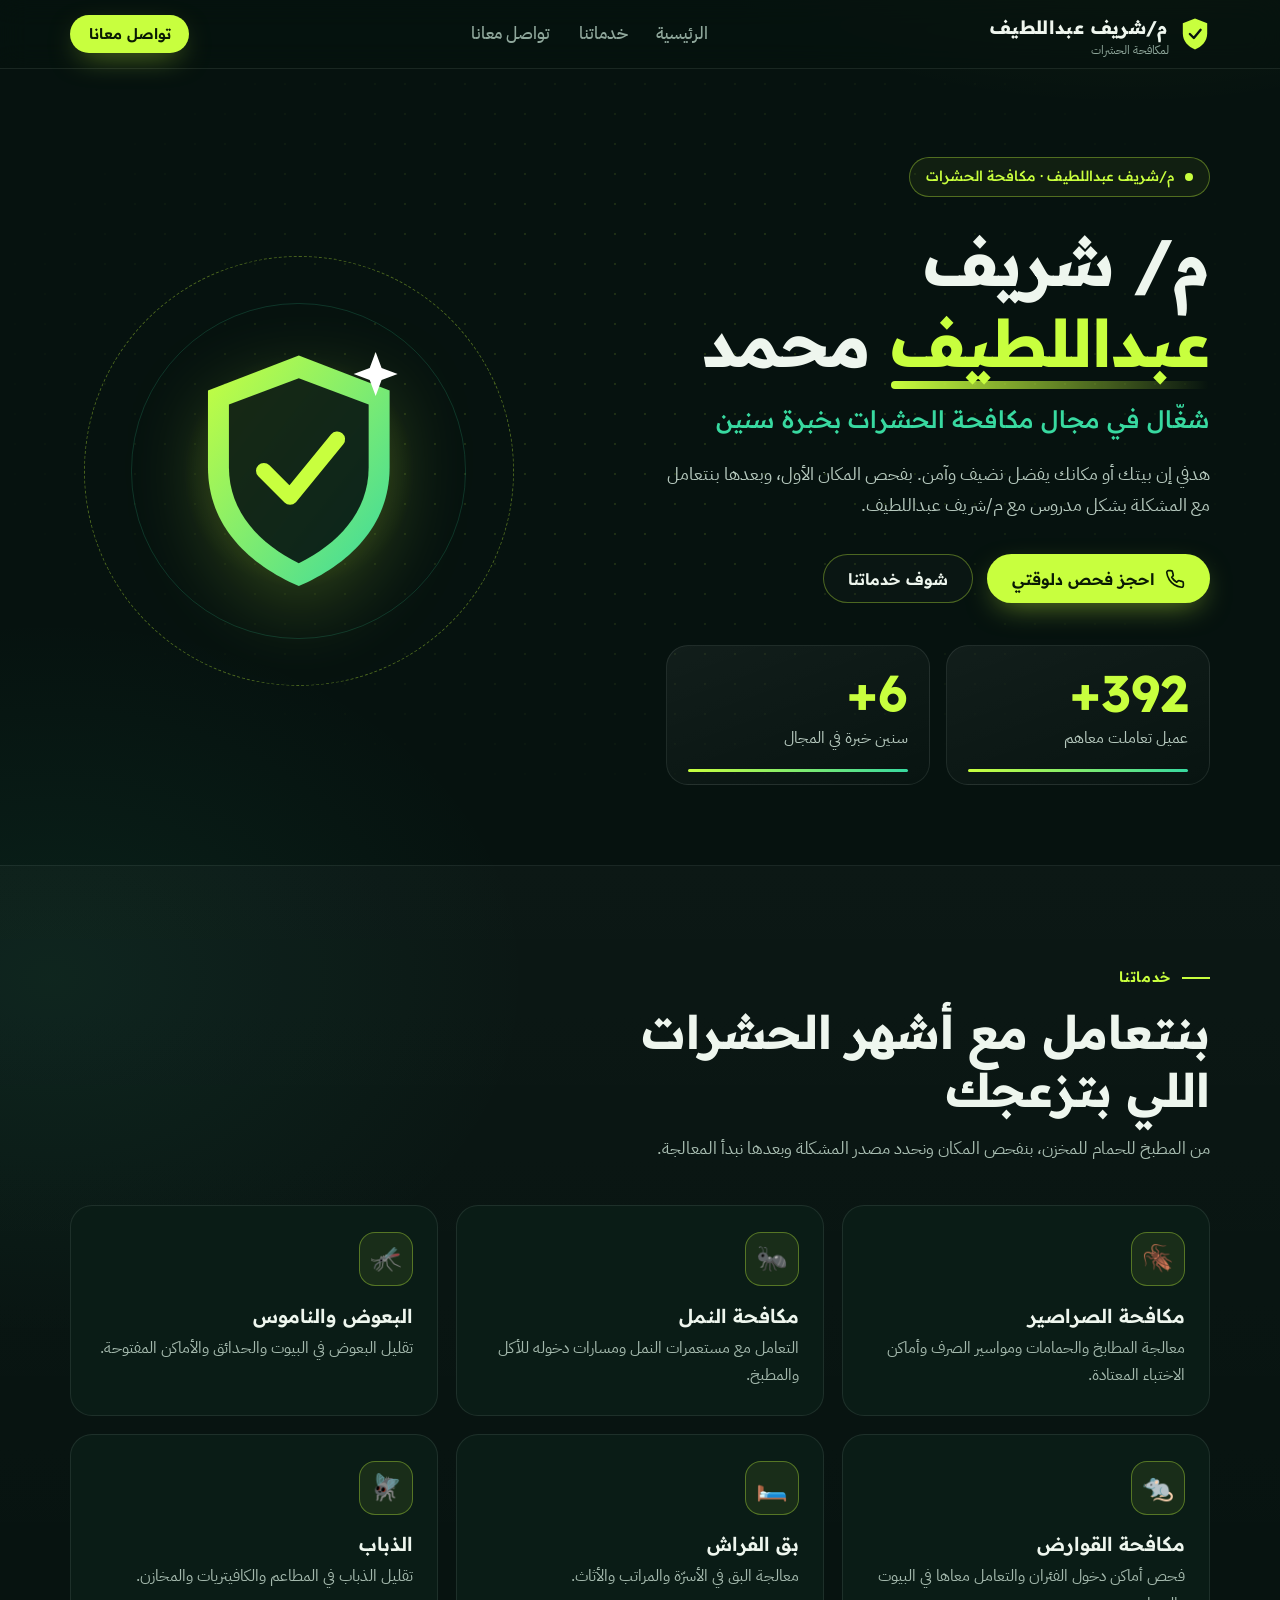
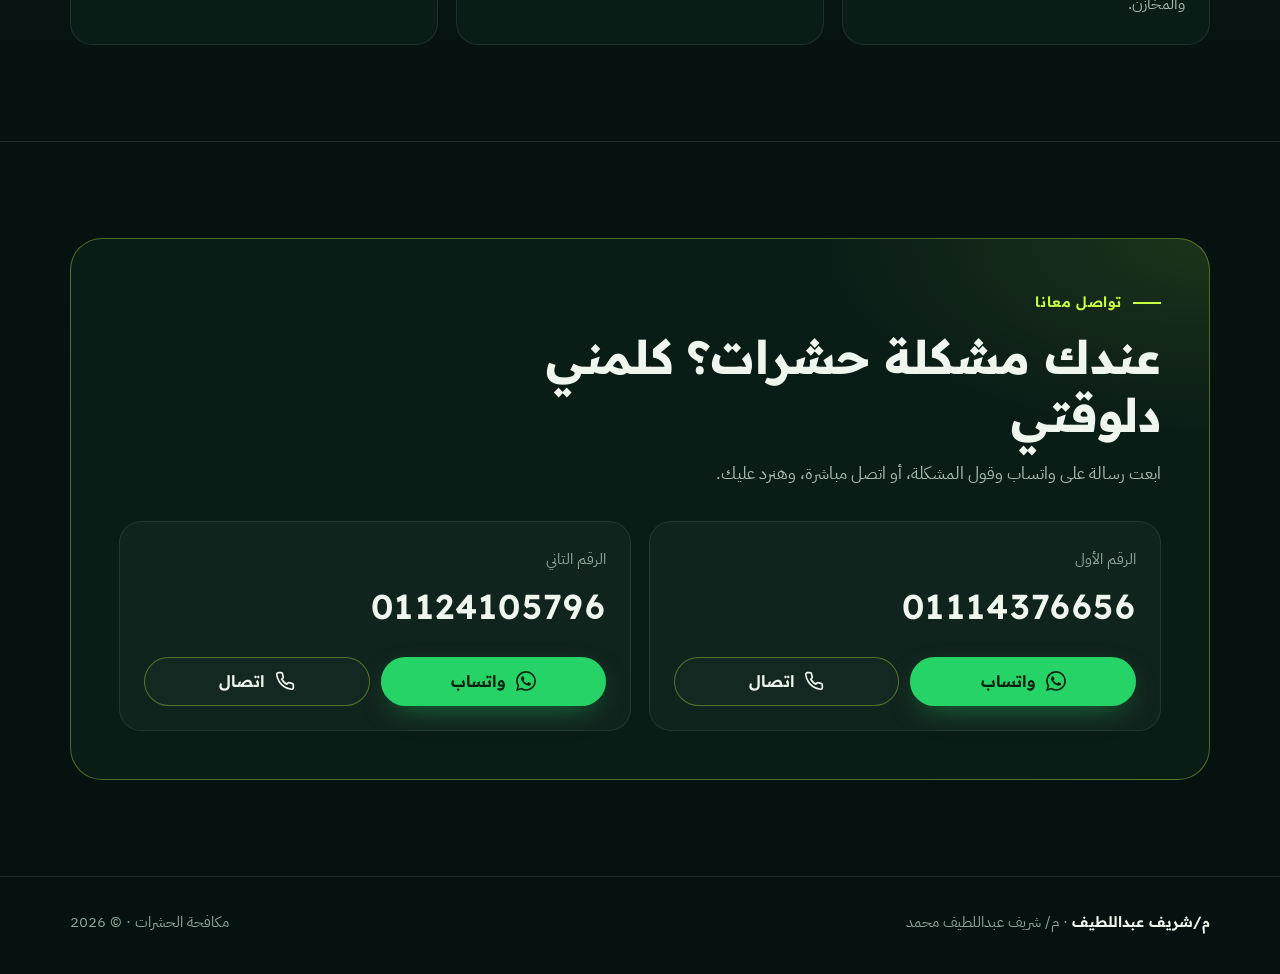
<file: index.html>
<!DOCTYPE html>
<html lang="ar" dir="rtl">
<head>
  <meta charset="UTF-8">
  <meta name="viewport" content="width=device-width, initial-scale=1">
  <title>م/ شريف عبداللطيف | م/شريف عبداللطيف لمكافحة الحشرات</title>
  <meta name="description" content="م/ شريف عبداللطيف محمد — متخصص في مكافحة الحشرات بخبرة تزيد عن 6 سنوات، وتعامل مع أكثر من 400 عميل. م/شريف عبداللطيف.">
  <meta name="theme-color" content="#06120f">
  <link rel="icon" href="data:image/svg+xml,%3Csvg xmlns='http://www.w3.org/2000/svg' viewBox='0 0 64 72'%3E%3Cpath fill='%23c8ff3e' d='M32 3 58 13v22c0 17-12 28-26 34C18 63 6 52 6 35V13z'/%3E%3C/svg%3E">

  <link rel="preconnect" href="https://fonts.googleapis.com">
  <link rel="preconnect" href="https://fonts.gstatic.com" crossorigin>
  <link href="https://fonts.googleapis.com/css2?family=IBM+Plex+Sans+Arabic:wght@400;500;600&family=Readex+Pro:wght@400;500;600;700&display=swap" rel="stylesheet">
  <link rel="stylesheet" href="style.css">

  <!-- يفعّل الأنيميشن فقط لو الجافاسكربت شغّال (لو لأ، المحتوى يظهر عادي) -->
  <script>document.documentElement.classList.add('js');</script>
</head>

<body>

  <!-- ============ NAV ============ -->
  <header class="nav">
    <div class="container nav__inner">
      <a href="#home" class="brand" aria-label="م/شريف عبداللطيف">
        <svg viewBox="0 0 64 72" aria-hidden="true">
          <path d="M32 3 58 13v22c0 17-12 28-26 34C18 63 6 52 6 35V13z"/>
          <path d="M21 36l8.5 8.5L44 27" fill="none" stroke="#06120f" stroke-width="5" stroke-linecap="round" stroke-linejoin="round"/>
        </svg>
        <span>م/شريف عبداللطيف<small>لمكافحة الحشرات</small></span>
      </a>

      <nav aria-label="القائمة الرئيسية">
        <ul class="nav__links">
          <li><a href="#home">الرئيسية</a></li>
          <li><a href="#services">خدماتنا</a></li>
          <li><a href="#contact">تواصل معانا</a></li>
        </ul>
      </nav>

      <a href="#contact" class="btn btn--primary btn--sm">تواصل معانا</a>
    </div>
  </header>

  <main>

    <!-- ============ HERO ============ -->
    <section class="hero" id="home">
      <div class="container hero__grid">

        <div class="hero__text">
          <p class="eyebrow rise" style="--d:.05s"><i></i> م/شريف عبداللطيف · مكافحة الحشرات</p>

          <h1 class="rise" style="--d:.15s">م/ شريف <em>عبداللطيف</em> محمد</h1>

          <p class="hero__role rise" style="--d:.3s">شغّال في مجال مكافحة الحشرات بخبرة سنين</p>

          <p class="hero__lead rise" style="--d:.42s">
            هدفي إن بيتك أو مكانك يفضل نضيف وآمن. بفحص المكان الأول، وبعدها بنتعامل مع المشكلة بشكل مدروس مع م/شريف عبداللطيف.
          </p>

          <div class="hero__cta rise" style="--d:.54s">
            <a href="#contact" class="btn btn--primary">
              <svg viewBox="0 0 24 24" fill="none" stroke="currentColor" stroke-width="2" stroke-linecap="round" stroke-linejoin="round" aria-hidden="true"><path d="M22 16.92v3a2 2 0 0 1-2.18 2 19.79 19.79 0 0 1-8.63-3.07 19.5 19.5 0 0 1-6-6 19.79 19.79 0 0 1-3.07-8.67A2 2 0 0 1 4.11 2h3a2 2 0 0 1 2 1.72 12.84 12.84 0 0 0 .7 2.81 2 2 0 0 1-.45 2.11L8.09 9.91a16 16 0 0 0 6 6l1.27-1.27a2 2 0 0 1 2.11-.45 12.84 12.84 0 0 0 2.81.7A2 2 0 0 1 22 16.92z"/></svg>
              احجز فحص دلوقتي
            </a>
            <a href="#services" class="btn btn--ghost">شوف خدماتنا</a>
          </div>

          <!-- الأرقام (بتتحرك من 0 لحد الرقم الحقيقي) -->
          <div class="stats">
            <div class="stat rise" style="--d:.68s">
              <span class="stat__num">+<b data-count="400">400</b></span>
              <span class="stat__label">عميل تعاملت معاهم</span>
            </div>
            <div class="stat rise" style="--d:.8s">
              <span class="stat__num">+<b data-count="6">6</b></span>
              <span class="stat__label">سنين خبرة في المجال</span>
            </div>
          </div>
        </div>

        <!-- الشكل الجانبي: درع + حشرات بتترد -->
        <div class="stage rise" style="--d:.3s" aria-hidden="true">
          <div class="stage__ring"></div>
          <div class="stage__ring stage__ring--2"></div>
          <div class="stage__pulse"></div>

          <svg class="shield" viewBox="0 0 64 72" style="overflow:visible">
            <defs>
              <linearGradient id="shieldGrad" x1="0" y1="0" x2="1" y2="1">
                <stop offset="0" stop-color="#c8ff3e"/>
                <stop offset="1" stop-color="#38d9a0"/>
              </linearGradient>
            </defs>
            <path d="M32 3 58 13v22c0 17-12 28-26 34C18 63 6 52 6 35V13z" fill="url(#shieldGrad)"/>
            <path d="M32 9.5 52 17v18c0 13-9 22-20 27.5C21 57 12 48 12 35V17z" fill="#06120f" opacity=".9"/>
            <path class="shield__check" d="M22 36l7.5 7.5L43 27" fill="none" stroke="#c8ff3e" stroke-width="4.5" stroke-linecap="round" stroke-linejoin="round"/>
            <path d="M54 2l1.7 4.6L60.3 8.3l-4.6 1.7L54 14.6l-1.7-4.6L47.7 8.3l4.6-1.7z" fill="#fff"/>
          </svg>

          <span class="bug">🪳</span>
          <span class="bug">🦟</span>
          <span class="bug">🐜</span>
        </div>

      </div>
    </section>

    <!-- ============ SERVICES ============ -->
    <section class="section services" id="services">
      <div class="container">
        <header class="section__head reveal">
          <span class="kicker">خدماتنا</span>
          <h2>بنتعامل مع أشهر الحشرات اللي بتزعجك</h2>
          <p>من المطبخ للحمام للمخزن، بنفحص المكان ونحدد مصدر المشكلة وبعدها نبدأ المعالجة.</p>
        </header>

        <div class="cards">
          <article class="card reveal" style="--d:.0s">
            <div class="card__icon" aria-hidden="true">🪳</div>
            <h3>مكافحة الصراصير</h3>
            <p>معالجة المطابخ والحمامات ومواسير الصرف وأماكن الاختباء المعتادة.</p>
          </article>

          <article class="card reveal" style="--d:.08s">
            <div class="card__icon" aria-hidden="true">🐜</div>
            <h3>مكافحة النمل</h3>
            <p>التعامل مع مستعمرات النمل ومسارات دخوله للأكل والمطبخ.</p>
          </article>

          <article class="card reveal" style="--d:.16s">
            <div class="card__icon" aria-hidden="true">🦟</div>
            <h3>البعوض والناموس</h3>
            <p>تقليل البعوض في البيوت والحدائق والأماكن المفتوحة.</p>
          </article>

          <article class="card reveal" style="--d:.0s">
            <div class="card__icon" aria-hidden="true">🐀</div>
            <h3>مكافحة القوارض</h3>
            <p>فحص أماكن دخول الفئران والتعامل معاها في البيوت والمخازن.</p>
          </article>

          <article class="card reveal" style="--d:.08s">
            <div class="card__icon" aria-hidden="true">🛏️</div>
            <h3>بق الفراش</h3>
            <p>معالجة البق في الأسرّة والمراتب والأثاث.</p>
          </article>

          <article class="card reveal" style="--d:.16s">
            <div class="card__icon" aria-hidden="true">🪰</div>
            <h3>الذباب</h3>
            <p>تقليل الذباب في المطاعم والكافيتريات والمخازن.</p>
          </article>
        </div>
      </div>
    </section>

    <!-- ============ CONTACT ============ -->
    <section class="section" id="contact">
      <div class="container">
        <div class="contact__box reveal">
          <header class="section__head">
            <span class="kicker">تواصل معانا</span>
            <h2>عندك مشكلة حشرات؟ كلمني دلوقتي</h2>
            <p>ابعت رسالة على واتساب وقول المشكلة، أو اتصل مباشرة، وهنرد عليك.</p>
          </header>

          <div class="contact__grid">

            <!-- الرقم الأول -->
            <div class="phone">
              <p class="phone__label">الرقم الأول</p>
              <a class="phone__num" href="tel:01114376656">01114376656</a>
              <div class="phone__actions">
                <a class="btn btn--wa" target="_blank" rel="noopener"
                   href="https://wa.me/201114376656?text=%D8%A7%D9%84%D8%B3%D9%84%D8%A7%D9%85%20%D8%B9%D9%84%D9%8A%D9%83%D9%85,%20%D8%B9%D8%A7%D9%8A%D8%B2%20%D8%A7%D8%B3%D8%AA%D9%81%D8%B3%D8%B1%20%D8%B9%D9%86%20%D8%AE%D8%AF%D9%85%D8%A7%D8%AA%20%D9%85%D9%83%D8%A7%D9%81%D8%AD%D8%A9%20%D8%A7%D9%84%D8%AD%D8%B4%D8%B1%D8%A7%D8%AA">
                  <svg viewBox="0 0 24 24" fill="currentColor" aria-hidden="true"><path d="M17.472 14.382c-.297-.149-1.758-.867-2.03-.967-.273-.099-.471-.148-.67.15-.197.297-.767.966-.94 1.164-.173.199-.347.223-.644.075-.297-.15-1.255-.463-2.39-1.475-.883-.788-1.48-1.761-1.653-2.059-.173-.297-.018-.458.13-.606.134-.133.298-.347.446-.52.149-.174.198-.298.298-.497.099-.198.05-.371-.025-.52-.075-.149-.669-1.612-.916-2.207-.242-.579-.487-.5-.669-.51-.173-.008-.371-.01-.57-.01-.198 0-.52.074-.792.372-.272.297-1.04 1.016-1.04 2.479 0 1.462 1.065 2.875 1.213 3.074.149.198 2.096 3.2 5.077 4.487.709.306 1.262.489 1.694.625.712.227 1.36.195 1.871.118.571-.085 1.758-.719 2.006-1.413.248-.694.248-1.289.173-1.413-.074-.124-.272-.198-.57-.347m-5.421 7.403h-.004a9.87 9.87 0 01-5.031-1.378l-.361-.214-3.741.982.998-3.648-.235-.374a9.86 9.86 0 01-1.51-5.26c.001-5.45 4.436-9.884 9.888-9.884 2.64 0 5.122 1.03 6.988 2.898a9.825 9.825 0 012.893 6.994c-.003 5.45-4.437 9.884-9.885 9.884m8.413-18.297A11.815 11.815 0 0012.05 0C5.495 0 .16 5.335.157 11.892c0 2.096.547 4.142 1.588 5.945L.057 24l6.305-1.654a11.882 11.882 0 005.683 1.448h.005c6.554 0 11.89-5.335 11.893-11.893a11.821 11.821 0 00-3.48-8.413z"/></svg>
                  واتساب
                </a>
                <a class="btn btn--ghost" href="tel:01114376656">
                  <svg viewBox="0 0 24 24" fill="none" stroke="currentColor" stroke-width="2" stroke-linecap="round" stroke-linejoin="round" aria-hidden="true"><path d="M22 16.92v3a2 2 0 0 1-2.18 2 19.79 19.79 0 0 1-8.63-3.07 19.5 19.5 0 0 1-6-6 19.79 19.79 0 0 1-3.07-8.67A2 2 0 0 1 4.11 2h3a2 2 0 0 1 2 1.72 12.84 12.84 0 0 0 .7 2.81 2 2 0 0 1-.45 2.11L8.09 9.91a16 16 0 0 0 6 6l1.27-1.27a2 2 0 0 1 2.11-.45 12.84 12.84 0 0 0 2.81.7A2 2 0 0 1 22 16.92z"/></svg>
                  اتصال
                </a>
              </div>
            </div>

            <!-- الرقم التاني -->
            <div class="phone">
              <p class="phone__label">الرقم التاني</p>
              <a class="phone__num" href="tel:01124105796">01124105796</a>
              <div class="phone__actions">
                <a class="btn btn--wa" target="_blank" rel="noopener"
                   href="https://wa.me/201124105796?text=%D8%A7%D9%84%D8%B3%D9%84%D8%A7%D9%85%20%D8%B9%D9%84%D9%8A%D9%83%D9%85%D8%8C%20%D8%B9%D8%A7%D9%8A%D8%B2%20%D8%A3%D8%B3%D8%AA%D9%81%D8%B3%D8%B1%20%D8%B9%D9%86%20%D8%AE%D8%AF%D9%85%D8%A7%D8%AA%20%D9%85%D9%83%D8%A7%D9%81%D8%AD%D8%A9%20%D8%A7%D9%84%D8%AD%D8%B4%D8%B1%D8%A7%D8%AA%20%D9%85%D9%86%20Nova%20Shield">
                  <svg viewBox="0 0 24 24" fill="currentColor" aria-hidden="true"><path d="M17.472 14.382c-.297-.149-1.758-.867-2.03-.967-.273-.099-.471-.148-.67.15-.197.297-.767.966-.94 1.164-.173.199-.347.223-.644.075-.297-.15-1.255-.463-2.39-1.475-.883-.788-1.48-1.761-1.653-2.059-.173-.297-.018-.458.13-.606.134-.133.298-.347.446-.52.149-.174.198-.298.298-.497.099-.198.05-.371-.025-.52-.075-.149-.669-1.612-.916-2.207-.242-.579-.487-.5-.669-.51-.173-.008-.371-.01-.57-.01-.198 0-.52.074-.792.372-.272.297-1.04 1.016-1.04 2.479 0 1.462 1.065 2.875 1.213 3.074.149.198 2.096 3.2 5.077 4.487.709.306 1.262.489 1.694.625.712.227 1.36.195 1.871.118.571-.085 1.758-.719 2.006-1.413.248-.694.248-1.289.173-1.413-.074-.124-.272-.198-.57-.347m-5.421 7.403h-.004a9.87 9.87 0 01-5.031-1.378l-.361-.214-3.741.982.998-3.648-.235-.374a9.86 9.86 0 01-1.51-5.26c.001-5.45 4.436-9.884 9.888-9.884 2.64 0 5.122 1.03 6.988 2.898a9.825 9.825 0 012.893 6.994c-.003 5.45-4.437 9.884-9.885 9.884m8.413-18.297A11.815 11.815 0 0012.05 0C5.495 0 .16 5.335.157 11.892c0 2.096.547 4.142 1.588 5.945L.057 24l6.305-1.654a11.882 11.882 0 005.683 1.448h.005c6.554 0 11.89-5.335 11.893-11.893a11.821 11.821 0 00-3.48-8.413z"/></svg>
                  واتساب
                </a>
                <a class="btn btn--ghost" href="tel:01124105796">
                  <svg viewBox="0 0 24 24" fill="none" stroke="currentColor" stroke-width="2" stroke-linecap="round" stroke-linejoin="round" aria-hidden="true"><path d="M22 16.92v3a2 2 0 0 1-2.18 2 19.79 19.79 0 0 1-8.63-3.07 19.5 19.5 0 0 1-6-6 19.79 19.79 0 0 1-3.07-8.67A2 2 0 0 1 4.11 2h3a2 2 0 0 1 2 1.72 12.84 12.84 0 0 0 .7 2.81 2 2 0 0 1-.45 2.11L8.09 9.91a16 16 0 0 0 6 6l1.27-1.27a2 2 0 0 1 2.11-.45 12.84 12.84 0 0 0 2.81.7A2 2 0 0 1 22 16.92z"/></svg>
                  اتصال
                </a>
              </div>
            </div>

          </div>
        </div>
      </div>
    </section>

  </main>

  <!-- ============ FOOTER ============ -->
  <footer class="footer">
    <div class="container footer__inner">
      <p><strong>م/شريف عبداللطيف</strong> · م/ شريف عبداللطيف محمد</p>
      <p>مكافحة الحشرات · © <span id="year">2026</span></p>
    </div>
  </footer>

  <script>
    (function () {
      var reduce = window.matchMedia('(prefers-reduced-motion: reduce)').matches;
      var hasIO = 'IntersectionObserver' in window;

      // سنة الفوتر
      document.getElementById('year').textContent = new Date().getFullYear();

      // ---------- عدّاد الأرقام ----------
      var counters = document.querySelectorAll('[data-count]');

      function countUp(el) {
        var target = parseInt(el.getAttribute('data-count'), 10);
        var duration = 2200, start = null;
        function step(ts) {
          if (start === null) start = ts;
          var p = Math.min((ts - start) / duration, 1);
          var eased = 1 - Math.pow(1 - p, 4);        // easeOutQuart
          el.textContent = Math.round(target * eased);
          if (p < 1) requestAnimationFrame(step);
        }
        requestAnimationFrame(step);
      }

      if (!reduce && hasIO) {
        counters.forEach(function (el) { el.textContent = '0'; });
        var counterIO = new IntersectionObserver(function (entries, obs) {
          entries.forEach(function (e) {
            if (e.isIntersecting) { countUp(e.target); obs.unobserve(e.target); }
          });
        }, { threshold: 0.6 });
        counters.forEach(function (el) { counterIO.observe(el); });
      }

      // ---------- ظهور العناصر عند السكرول ----------
      var reveals = document.querySelectorAll('.reveal');
      if (hasIO && !reduce) {
        var revealIO = new IntersectionObserver(function (entries, obs) {
          entries.forEach(function (e) {
            if (e.isIntersecting) { e.target.classList.add('in'); obs.unobserve(e.target); }
          });
        }, { threshold: 0.15 });
        reveals.forEach(function (el) { revealIO.observe(el); });
      } else {
        reveals.forEach(function (el) { el.classList.add('in'); });
      }
    })();
  </script>
</body>
</html>
</file>
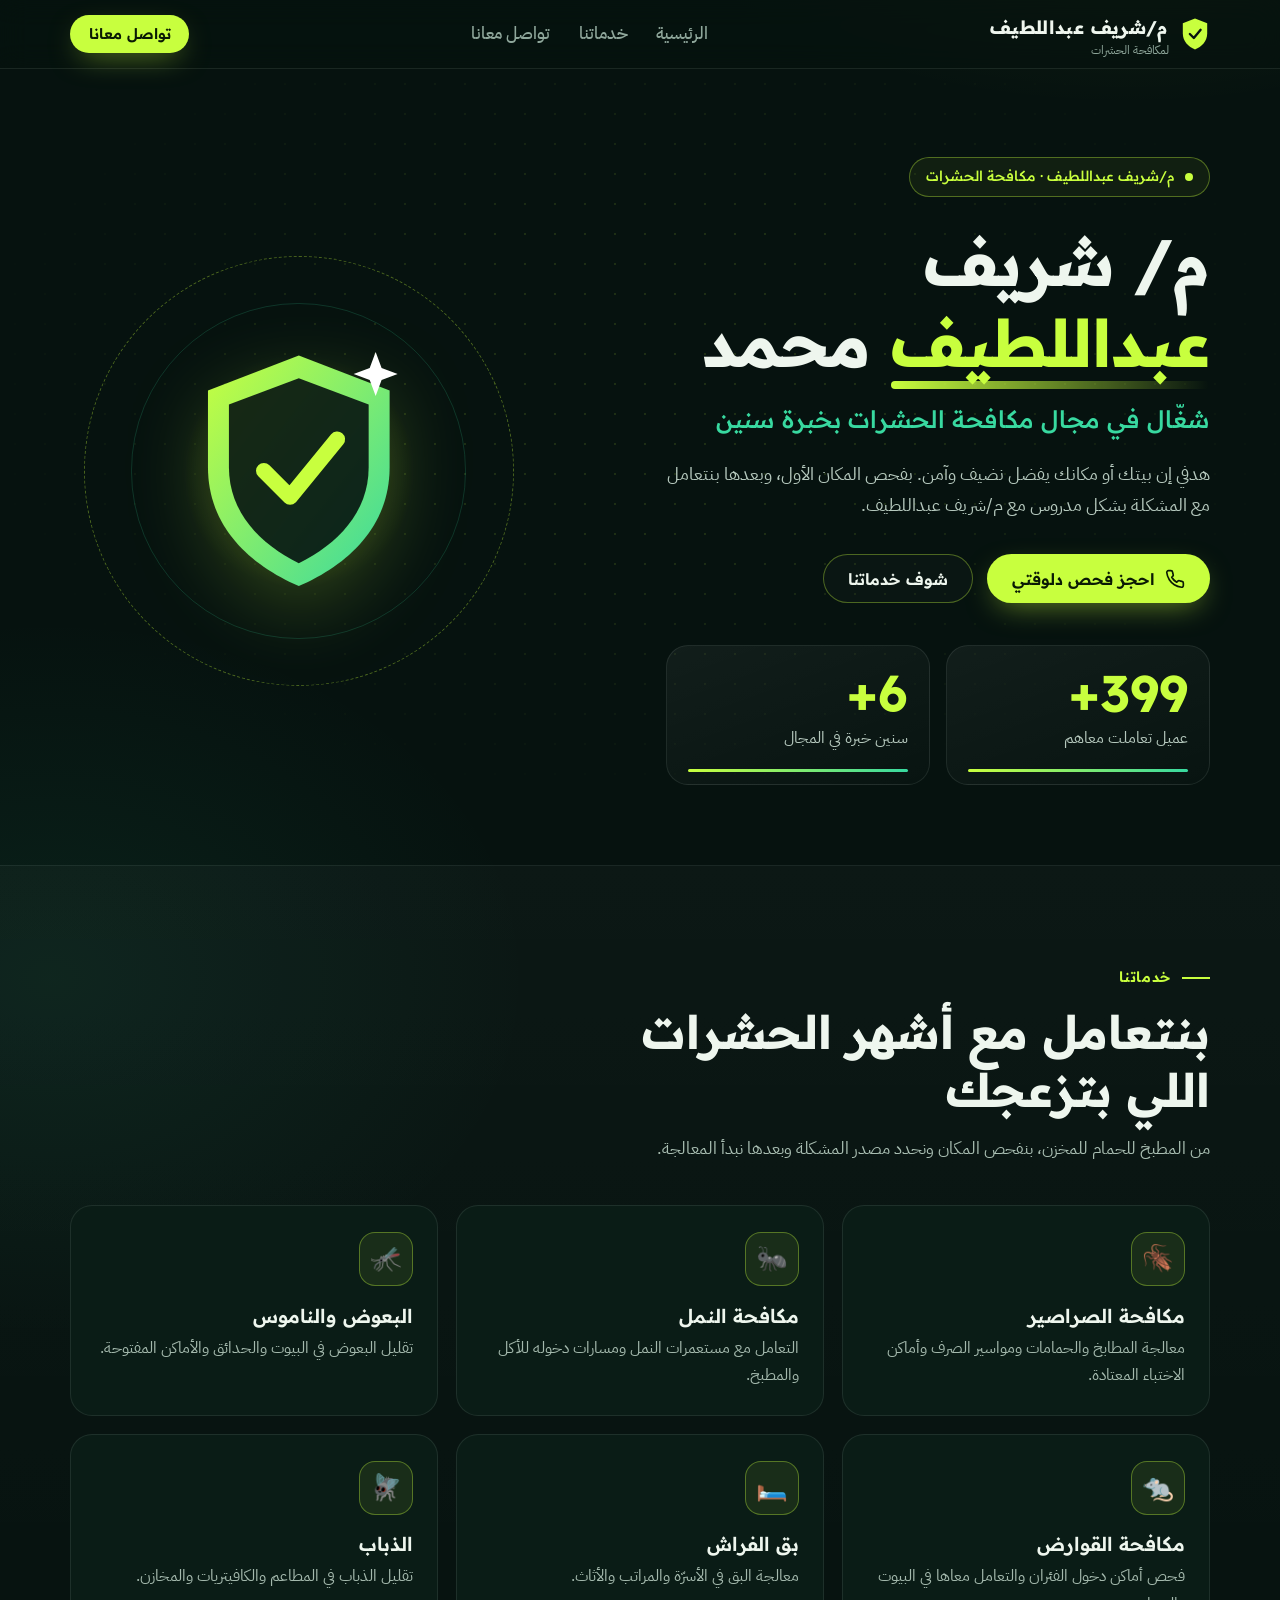
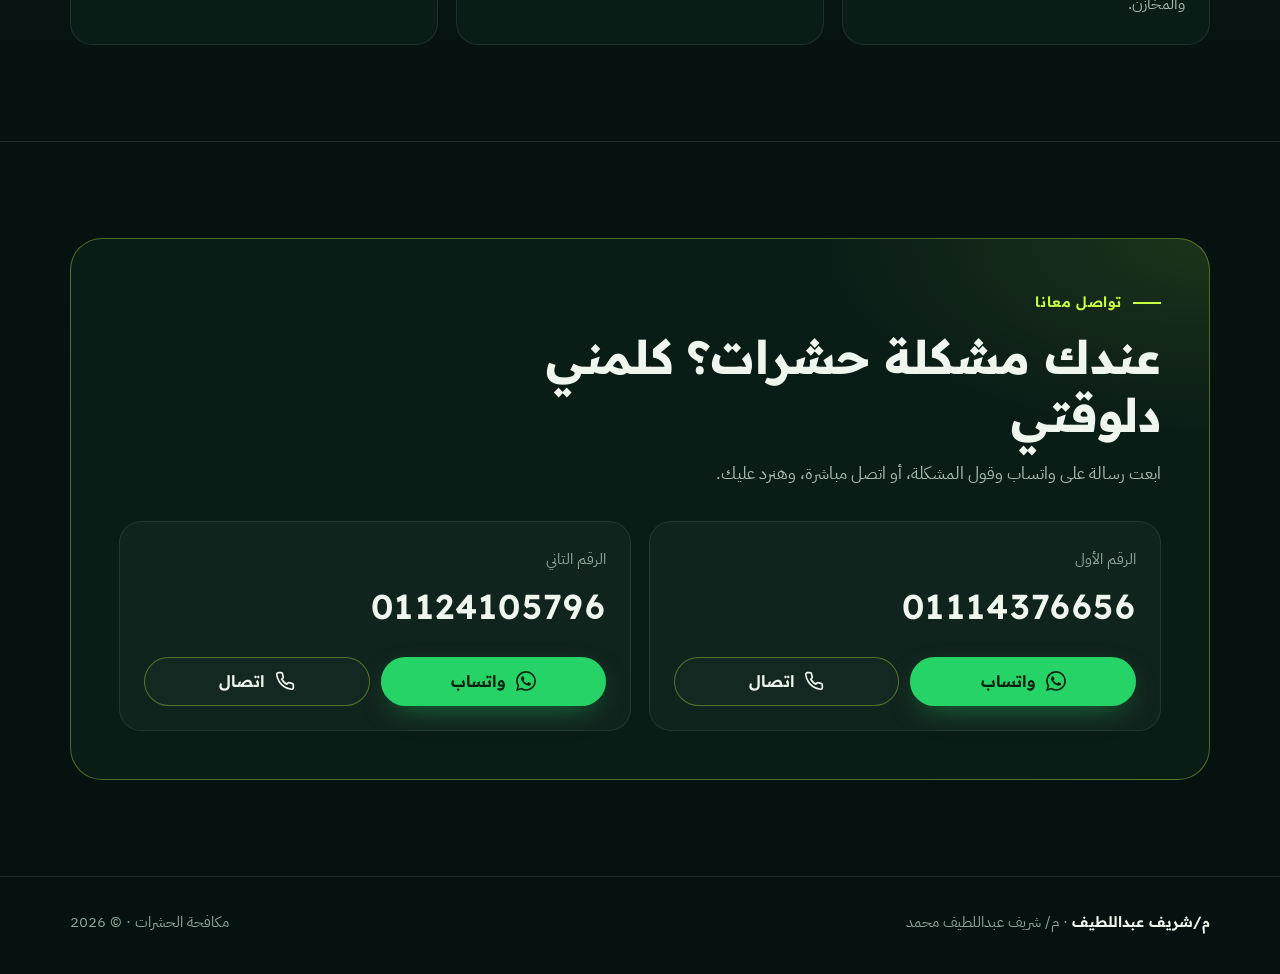
<file: بورتفوليو مكافحة الحشرات.html>
<!DOCTYPE html>
<html lang="ar" dir="rtl">
<head>
  <meta charset="UTF-8">
  <meta name="viewport" content="width=device-width, initial-scale=1">
  <title>م/ شريف عبداللطيف | م/شريف عبداللطيف لمكافحة الحشرات</title>
  <meta name="description" content="م/ شريف عبداللطيف محمد — متخصص في مكافحة الحشرات بخبرة تزيد عن 6 سنوات، وتعامل مع أكثر من 400 عميل. م/شريف عبداللطيف.">
  <meta name="theme-color" content="#06120f">
  <link rel="icon" href="data:image/svg+xml,%3Csvg xmlns='http://www.w3.org/2000/svg' viewBox='0 0 64 72'%3E%3Cpath fill='%23c8ff3e' d='M32 3 58 13v22c0 17-12 28-26 34C18 63 6 52 6 35V13z'/%3E%3C/svg%3E">

  <link rel="preconnect" href="https://fonts.googleapis.com">
  <link rel="preconnect" href="https://fonts.gstatic.com" crossorigin>
  <link href="https://fonts.googleapis.com/css2?family=IBM+Plex+Sans+Arabic:wght@400;500;600&family=Readex+Pro:wght@400;500;600;700&display=swap" rel="stylesheet">
  <link rel="stylesheet" href="style.css">

  <!-- يفعّل الأنيميشن فقط لو الجافاسكربت شغّال (لو لأ، المحتوى يظهر عادي) -->
  <script>document.documentElement.classList.add('js');</script>
</head>

<body>

  <!-- ============ NAV ============ -->
  <header class="nav">
    <div class="container nav__inner">
      <a href="#home" class="brand" aria-label="م/شريف عبداللطيف">
        <svg viewBox="0 0 64 72" aria-hidden="true">
          <path d="M32 3 58 13v22c0 17-12 28-26 34C18 63 6 52 6 35V13z"/>
          <path d="M21 36l8.5 8.5L44 27" fill="none" stroke="#06120f" stroke-width="5" stroke-linecap="round" stroke-linejoin="round"/>
        </svg>
        <span>م/شريف عبداللطيف<small>لمكافحة الحشرات</small></span>
      </a>

      <nav aria-label="القائمة الرئيسية">
        <ul class="nav__links">
          <li><a href="#home">الرئيسية</a></li>
          <li><a href="#services">خدماتنا</a></li>
          <li><a href="#contact">تواصل معانا</a></li>
        </ul>
      </nav>

      <a href="#contact" class="btn btn--primary btn--sm">تواصل معانا</a>
    </div>
  </header>

  <main>

    <!-- ============ HERO ============ -->
    <section class="hero" id="home">
      <div class="container hero__grid">

        <div class="hero__text">
          <p class="eyebrow rise" style="--d:.05s"><i></i> م/شريف عبداللطيف · مكافحة الحشرات</p>

          <h1 class="rise" style="--d:.15s">م/ شريف <em>عبداللطيف</em> محمد</h1>

          <p class="hero__role rise" style="--d:.3s">شغّال في مجال مكافحة الحشرات بخبرة سنين</p>

          <p class="hero__lead rise" style="--d:.42s">
            هدفي إن بيتك أو مكانك يفضل نضيف وآمن. بفحص المكان الأول، وبعدها بنتعامل مع المشكلة بشكل مدروس مع م/شريف عبداللطيف.
          </p>

          <div class="hero__cta rise" style="--d:.54s">
            <a href="#contact" class="btn btn--primary">
              <svg viewBox="0 0 24 24" fill="none" stroke="currentColor" stroke-width="2" stroke-linecap="round" stroke-linejoin="round" aria-hidden="true"><path d="M22 16.92v3a2 2 0 0 1-2.18 2 19.79 19.79 0 0 1-8.63-3.07 19.5 19.5 0 0 1-6-6 19.79 19.79 0 0 1-3.07-8.67A2 2 0 0 1 4.11 2h3a2 2 0 0 1 2 1.72 12.84 12.84 0 0 0 .7 2.81 2 2 0 0 1-.45 2.11L8.09 9.91a16 16 0 0 0 6 6l1.27-1.27a2 2 0 0 1 2.11-.45 12.84 12.84 0 0 0 2.81.7A2 2 0 0 1 22 16.92z"/></svg>
              احجز فحص دلوقتي
            </a>
            <a href="#services" class="btn btn--ghost">شوف خدماتنا</a>
          </div>

          <!-- الأرقام (بتتحرك من 0 لحد الرقم الحقيقي) -->
          <div class="stats">
            <div class="stat rise" style="--d:.68s">
              <span class="stat__num">+<b data-count="400">400</b></span>
              <span class="stat__label">عميل تعاملت معاهم</span>
            </div>
            <div class="stat rise" style="--d:.8s">
              <span class="stat__num">+<b data-count="6">6</b></span>
              <span class="stat__label">سنين خبرة في المجال</span>
            </div>
          </div>
        </div>

        <!-- الشكل الجانبي: درع + حشرات بتترد -->
        <div class="stage rise" style="--d:.3s" aria-hidden="true">
          <div class="stage__ring"></div>
          <div class="stage__ring stage__ring--2"></div>
          <div class="stage__pulse"></div>

          <svg class="shield" viewBox="0 0 64 72" style="overflow:visible">
            <defs>
              <linearGradient id="shieldGrad" x1="0" y1="0" x2="1" y2="1">
                <stop offset="0" stop-color="#c8ff3e"/>
                <stop offset="1" stop-color="#38d9a0"/>
              </linearGradient>
            </defs>
            <path d="M32 3 58 13v22c0 17-12 28-26 34C18 63 6 52 6 35V13z" fill="url(#shieldGrad)"/>
            <path d="M32 9.5 52 17v18c0 13-9 22-20 27.5C21 57 12 48 12 35V17z" fill="#06120f" opacity=".9"/>
            <path class="shield__check" d="M22 36l7.5 7.5L43 27" fill="none" stroke="#c8ff3e" stroke-width="4.5" stroke-linecap="round" stroke-linejoin="round"/>
            <path d="M54 2l1.7 4.6L60.3 8.3l-4.6 1.7L54 14.6l-1.7-4.6L47.7 8.3l4.6-1.7z" fill="#fff"/>
          </svg>

          <span class="bug">🪳</span>
          <span class="bug">🦟</span>
          <span class="bug">🐜</span>
        </div>

      </div>
    </section>

    <!-- ============ SERVICES ============ -->
    <section class="section services" id="services">
      <div class="container">
        <header class="section__head reveal">
          <span class="kicker">خدماتنا</span>
          <h2>بنتعامل مع أشهر الحشرات اللي بتزعجك</h2>
          <p>من المطبخ للحمام للمخزن، بنفحص المكان ونحدد مصدر المشكلة وبعدها نبدأ المعالجة.</p>
        </header>

        <div class="cards">
          <article class="card reveal" style="--d:.0s">
            <div class="card__icon" aria-hidden="true">🪳</div>
            <h3>مكافحة الصراصير</h3>
            <p>معالجة المطابخ والحمامات ومواسير الصرف وأماكن الاختباء المعتادة.</p>
          </article>

          <article class="card reveal" style="--d:.08s">
            <div class="card__icon" aria-hidden="true">🐜</div>
            <h3>مكافحة النمل</h3>
            <p>التعامل مع مستعمرات النمل ومسارات دخوله للأكل والمطبخ.</p>
          </article>

          <article class="card reveal" style="--d:.16s">
            <div class="card__icon" aria-hidden="true">🦟</div>
            <h3>البعوض والناموس</h3>
            <p>تقليل البعوض في البيوت والحدائق والأماكن المفتوحة.</p>
          </article>

          <article class="card reveal" style="--d:.0s">
            <div class="card__icon" aria-hidden="true">🐀</div>
            <h3>مكافحة القوارض</h3>
            <p>فحص أماكن دخول الفئران والتعامل معاها في البيوت والمخازن.</p>
          </article>

          <article class="card reveal" style="--d:.08s">
            <div class="card__icon" aria-hidden="true">🛏️</div>
            <h3>بق الفراش</h3>
            <p>معالجة البق في الأسرّة والمراتب والأثاث.</p>
          </article>

          <article class="card reveal" style="--d:.16s">
            <div class="card__icon" aria-hidden="true">🪰</div>
            <h3>الذباب</h3>
            <p>تقليل الذباب في المطاعم والكافيتريات والمخازن.</p>
          </article>
        </div>
      </div>
    </section>

    <!-- ============ CONTACT ============ -->
    <section class="section" id="contact">
      <div class="container">
        <div class="contact__box reveal">
          <header class="section__head">
            <span class="kicker">تواصل معانا</span>
            <h2>عندك مشكلة حشرات؟ كلمني دلوقتي</h2>
            <p>ابعت رسالة على واتساب وقول المشكلة، أو اتصل مباشرة، وهنرد عليك.</p>
          </header>

          <div class="contact__grid">

            <!-- الرقم الأول -->
            <div class="phone">
              <p class="phone__label">الرقم الأول</p>
              <a class="phone__num" href="tel:01114376656">01114376656</a>
              <div class="phone__actions">
                <a class="btn btn--wa" target="_blank" rel="noopener"
                   href="https://wa.me/201114376656?text=%D8%A7%D9%84%D8%B3%D9%84%D8%A7%D9%85%20%D8%B9%D9%84%D9%8A%D9%83%D9%85,%20%D8%B9%D8%A7%D9%8A%D8%B2%20%D8%A7%D8%B3%D8%AA%D9%81%D8%B3%D8%B1%20%D8%B9%D9%86%20%D8%AE%D8%AF%D9%85%D8%A7%D8%AA%20%D9%85%D9%83%D8%A7%D9%81%D8%AD%D8%A9%20%D8%A7%D9%84%D8%AD%D8%B4%D8%B1%D8%A7%D8%AA">
                  <svg viewBox="0 0 24 24" fill="currentColor" aria-hidden="true"><path d="M17.472 14.382c-.297-.149-1.758-.867-2.03-.967-.273-.099-.471-.148-.67.15-.197.297-.767.966-.94 1.164-.173.199-.347.223-.644.075-.297-.15-1.255-.463-2.39-1.475-.883-.788-1.48-1.761-1.653-2.059-.173-.297-.018-.458.13-.606.134-.133.298-.347.446-.52.149-.174.198-.298.298-.497.099-.198.05-.371-.025-.52-.075-.149-.669-1.612-.916-2.207-.242-.579-.487-.5-.669-.51-.173-.008-.371-.01-.57-.01-.198 0-.52.074-.792.372-.272.297-1.04 1.016-1.04 2.479 0 1.462 1.065 2.875 1.213 3.074.149.198 2.096 3.2 5.077 4.487.709.306 1.262.489 1.694.625.712.227 1.36.195 1.871.118.571-.085 1.758-.719 2.006-1.413.248-.694.248-1.289.173-1.413-.074-.124-.272-.198-.57-.347m-5.421 7.403h-.004a9.87 9.87 0 01-5.031-1.378l-.361-.214-3.741.982.998-3.648-.235-.374a9.86 9.86 0 01-1.51-5.26c.001-5.45 4.436-9.884 9.888-9.884 2.64 0 5.122 1.03 6.988 2.898a9.825 9.825 0 012.893 6.994c-.003 5.45-4.437 9.884-9.885 9.884m8.413-18.297A11.815 11.815 0 0012.05 0C5.495 0 .16 5.335.157 11.892c0 2.096.547 4.142 1.588 5.945L.057 24l6.305-1.654a11.882 11.882 0 005.683 1.448h.005c6.554 0 11.89-5.335 11.893-11.893a11.821 11.821 0 00-3.48-8.413z"/></svg>
                  واتساب
                </a>
                <a class="btn btn--ghost" href="tel:01114376656">
                  <svg viewBox="0 0 24 24" fill="none" stroke="currentColor" stroke-width="2" stroke-linecap="round" stroke-linejoin="round" aria-hidden="true"><path d="M22 16.92v3a2 2 0 0 1-2.18 2 19.79 19.79 0 0 1-8.63-3.07 19.5 19.5 0 0 1-6-6 19.79 19.79 0 0 1-3.07-8.67A2 2 0 0 1 4.11 2h3a2 2 0 0 1 2 1.72 12.84 12.84 0 0 0 .7 2.81 2 2 0 0 1-.45 2.11L8.09 9.91a16 16 0 0 0 6 6l1.27-1.27a2 2 0 0 1 2.11-.45 12.84 12.84 0 0 0 2.81.7A2 2 0 0 1 22 16.92z"/></svg>
                  اتصال
                </a>
              </div>
            </div>

            <!-- الرقم التاني -->
            <div class="phone">
              <p class="phone__label">الرقم التاني</p>
              <a class="phone__num" href="tel:01124105796">01124105796</a>
              <div class="phone__actions">
                <a class="btn btn--wa" target="_blank" rel="noopener"
                   href="https://wa.me/201124105796?text=%D8%A7%D9%84%D8%B3%D9%84%D8%A7%D9%85%20%D8%B9%D9%84%D9%8A%D9%83%D9%85%D8%8C%20%D8%B9%D8%A7%D9%8A%D8%B2%20%D8%A3%D8%B3%D8%AA%D9%81%D8%B3%D8%B1%20%D8%B9%D9%86%20%D8%AE%D8%AF%D9%85%D8%A7%D8%AA%20%D9%85%D9%83%D8%A7%D9%81%D8%AD%D8%A9%20%D8%A7%D9%84%D8%AD%D8%B4%D8%B1%D8%A7%D8%AA%20%D9%85%D9%86%20Nova%20Shield">
                  <svg viewBox="0 0 24 24" fill="currentColor" aria-hidden="true"><path d="M17.472 14.382c-.297-.149-1.758-.867-2.03-.967-.273-.099-.471-.148-.67.15-.197.297-.767.966-.94 1.164-.173.199-.347.223-.644.075-.297-.15-1.255-.463-2.39-1.475-.883-.788-1.48-1.761-1.653-2.059-.173-.297-.018-.458.13-.606.134-.133.298-.347.446-.52.149-.174.198-.298.298-.497.099-.198.05-.371-.025-.52-.075-.149-.669-1.612-.916-2.207-.242-.579-.487-.5-.669-.51-.173-.008-.371-.01-.57-.01-.198 0-.52.074-.792.372-.272.297-1.04 1.016-1.04 2.479 0 1.462 1.065 2.875 1.213 3.074.149.198 2.096 3.2 5.077 4.487.709.306 1.262.489 1.694.625.712.227 1.36.195 1.871.118.571-.085 1.758-.719 2.006-1.413.248-.694.248-1.289.173-1.413-.074-.124-.272-.198-.57-.347m-5.421 7.403h-.004a9.87 9.87 0 01-5.031-1.378l-.361-.214-3.741.982.998-3.648-.235-.374a9.86 9.86 0 01-1.51-5.26c.001-5.45 4.436-9.884 9.888-9.884 2.64 0 5.122 1.03 6.988 2.898a9.825 9.825 0 012.893 6.994c-.003 5.45-4.437 9.884-9.885 9.884m8.413-18.297A11.815 11.815 0 0012.05 0C5.495 0 .16 5.335.157 11.892c0 2.096.547 4.142 1.588 5.945L.057 24l6.305-1.654a11.882 11.882 0 005.683 1.448h.005c6.554 0 11.89-5.335 11.893-11.893a11.821 11.821 0 00-3.48-8.413z"/></svg>
                  واتساب
                </a>
                <a class="btn btn--ghost" href="tel:01124105796">
                  <svg viewBox="0 0 24 24" fill="none" stroke="currentColor" stroke-width="2" stroke-linecap="round" stroke-linejoin="round" aria-hidden="true"><path d="M22 16.92v3a2 2 0 0 1-2.18 2 19.79 19.79 0 0 1-8.63-3.07 19.5 19.5 0 0 1-6-6 19.79 19.79 0 0 1-3.07-8.67A2 2 0 0 1 4.11 2h3a2 2 0 0 1 2 1.72 12.84 12.84 0 0 0 .7 2.81 2 2 0 0 1-.45 2.11L8.09 9.91a16 16 0 0 0 6 6l1.27-1.27a2 2 0 0 1 2.11-.45 12.84 12.84 0 0 0 2.81.7A2 2 0 0 1 22 16.92z"/></svg>
                  اتصال
                </a>
              </div>
            </div>

          </div>
        </div>
      </div>
    </section>

  </main>

  <!-- ============ FOOTER ============ -->
  <footer class="footer">
    <div class="container footer__inner">
      <p><strong>م/شريف عبداللطيف</strong> · م/ شريف عبداللطيف محمد</p>
      <p>مكافحة الحشرات · © <span id="year">2026</span></p>
    </div>
  </footer>

  <script>
    (function () {
      var reduce = window.matchMedia('(prefers-reduced-motion: reduce)').matches;
      var hasIO = 'IntersectionObserver' in window;

      // سنة الفوتر
      document.getElementById('year').textContent = new Date().getFullYear();

      // ---------- عدّاد الأرقام ----------
      var counters = document.querySelectorAll('[data-count]');

      function countUp(el) {
        var target = parseInt(el.getAttribute('data-count'), 10);
        var duration = 2200, start = null;
        function step(ts) {
          if (start === null) start = ts;
          var p = Math.min((ts - start) / duration, 1);
          var eased = 1 - Math.pow(1 - p, 4);        // easeOutQuart
          el.textContent = Math.round(target * eased);
          if (p < 1) requestAnimationFrame(step);
        }
        requestAnimationFrame(step);
      }

      if (!reduce && hasIO) {
        counters.forEach(function (el) { el.textContent = '0'; });
        var counterIO = new IntersectionObserver(function (entries, obs) {
          entries.forEach(function (e) {
            if (e.isIntersecting) { countUp(e.target); obs.unobserve(e.target); }
          });
        }, { threshold: 0.6 });
        counters.forEach(function (el) { counterIO.observe(el); });
      }

      // ---------- ظهور العناصر عند السكرول ----------
      var reveals = document.querySelectorAll('.reveal');
      if (hasIO && !reduce) {
        var revealIO = new IntersectionObserver(function (entries, obs) {
          entries.forEach(function (e) {
            if (e.isIntersecting) { e.target.classList.add('in'); obs.unobserve(e.target); }
          });
        }, { threshold: 0.15 });
        reveals.forEach(function (el) { revealIO.observe(el); });
      } else {
        reveals.forEach(function (el) { el.classList.add('in'); });
      }
    })();
  </script>
</body>
</html>
</file>
<file: style.css>
/* =========================================================
   Nova Shield — م/ شريف عبداللطيف محمد
   Dark ink + lime accent · RTL · CSS only (animations)
   ========================================================= */

:root {
  --ink: #06120f;
  --ink-2: #0a1c16;
  --ink-3: #0f2a21;
  --line: rgba(226, 255, 235, 0.09);
  --line-strong: rgba(200, 255, 62, 0.35);
  --paper: #eef6ee;
  --muted: #8fa79b;
  --lime: #c8ff3e;
  --mint: #38d9a0;
  --wa: #25d366;
  --radius: 22px;
  --font-display: "Readex Pro", "Tajawal", "Segoe UI", Tahoma, sans-serif;
  --font-body: "IBM Plex Sans Arabic", "Segoe UI", Tahoma, sans-serif;
  --ease: cubic-bezier(0.22, 1, 0.36, 1);
}

*,
*::before,
*::after {
  box-sizing: border-box;
}

html {
  scroll-behavior: smooth;
  scroll-padding-top: 84px;
}

body {
  margin: 0;
  font-family: var(--font-body);
  font-size: 1.05rem;
  line-height: 1.8;
  color: var(--paper);
  background:
    radial-gradient(900px 520px at 88% -8%, rgba(200, 255, 62, 0.1), transparent 60%),
    radial-gradient(800px 600px at 4% 38%, rgba(56, 217, 160, 0.08), transparent 60%),
    var(--ink);
  -webkit-font-smoothing: antialiased;
}

img,
svg {
  display: block;
  max-width: 100%;
}

a {
  color: inherit;
  text-decoration: none;
}

h1,
h2,
h3 {
  font-family: var(--font-display);
  line-height: 1.25;
  margin: 0;
}

p {
  margin: 0;
}

.container {
  width: min(1140px, 100% - 2.5rem);
  margin-inline: auto;
}

.sr-only {
  position: absolute;
  width: 1px;
  height: 1px;
  overflow: hidden;
  clip: rect(0 0 0 0);
  white-space: nowrap;
}

/* ---------- Buttons ---------- */
.btn {
  display: inline-flex;
  align-items: center;
  justify-content: center;
  gap: 0.6rem;
  padding: 0.85rem 1.5rem;
  border-radius: 999px;
  border: 1.5px solid transparent;
  font-family: var(--font-display);
  font-weight: 600;
  font-size: 1rem;
  line-height: 1;
  cursor: pointer;
  transition: transform 0.3s var(--ease), box-shadow 0.3s var(--ease),
    background 0.3s, border-color 0.3s, color 0.3s;
}

.btn svg {
  width: 20px;
  height: 20px;
  flex: none;
}

.btn:hover {
  transform: translateY(-3px);
}

.btn:focus-visible,
.nav__links a:focus-visible {
  outline: 3px solid var(--lime);
  outline-offset: 3px;
}

.btn--primary {
  background: var(--lime);
  color: #0a1a04;
  box-shadow: 0 10px 30px -10px rgba(200, 255, 62, 0.55);
}

.btn--primary:hover {
  box-shadow: 0 16px 36px -10px rgba(200, 255, 62, 0.7);
}

.btn--wa {
  background: var(--wa);
  color: #04210f;
  box-shadow: 0 10px 30px -12px rgba(37, 211, 102, 0.6);
}

.btn--wa:hover {
  box-shadow: 0 16px 36px -12px rgba(37, 211, 102, 0.8);
}

.btn--ghost {
  border-color: var(--line-strong);
  color: var(--paper);
  background: rgba(255, 255, 255, 0.02);
}

.btn--ghost:hover {
  border-color: var(--lime);
  background: rgba(200, 255, 62, 0.08);
}

.btn--sm {
  padding: 0.65rem 1.1rem;
  font-size: 0.92rem;
}

/* ---------- Navigation ---------- */
.nav {
  position: sticky;
  top: 0;
  z-index: 50;
  background: rgba(6, 18, 15, 0.72);
  -webkit-backdrop-filter: blur(14px);
  backdrop-filter: blur(14px);
  border-bottom: 1px solid var(--line);
}

.nav__inner {
  display: flex;
  align-items: center;
  justify-content: space-between;
  gap: 1rem;
  min-height: 68px;
}

.brand {
  display: inline-flex;
  align-items: center;
  gap: 0.7rem;
  font-family: var(--font-display);
  font-weight: 700;
  font-size: 1.15rem;
  letter-spacing: 0.02em;
}

.brand svg {
  width: 30px;
  height: 34px;
  fill: var(--lime);
}

.brand small {
  display: block;
  font-family: var(--font-body);
  font-weight: 400;
  font-size: 0.72rem;
  color: var(--muted);
  letter-spacing: 0;
  line-height: 1.2;
}

.nav__links {
  display: flex;
  align-items: center;
  gap: 1.8rem;
  list-style: none;
  margin: 0;
  padding: 0;
  font-weight: 500;
  color: var(--muted);
}

.nav__links a {
  transition: color 0.25s;
  border-radius: 6px;
}

.nav__links a:hover {
  color: var(--lime);
}

/* ---------- Hero ---------- */
.hero {
  position: relative;
  padding-block: clamp(2.5rem, 7vw, 5.5rem) clamp(3rem, 7vw, 5rem);
  overflow: hidden;
}

/* dot grid, faded toward the edges */
.hero::before {
  content: "";
  position: absolute;
  inset: 0;
  background-image: radial-gradient(rgba(200, 255, 62, 0.22) 1px, transparent 1.4px);
  background-size: 30px 30px;
  -webkit-mask-image: radial-gradient(ellipse 70% 70% at 50% 40%, #000 30%, transparent 75%);
  mask-image: radial-gradient(ellipse 70% 70% at 50% 40%, #000 30%, transparent 75%);
  opacity: 0.55;
  pointer-events: none;
}

.hero__grid {
  position: relative;
  display: grid;
  grid-template-columns: 1.15fr 0.85fr;
  align-items: center;
  gap: clamp(2rem, 5vw, 4rem);
}

.eyebrow {
  display: inline-flex;
  align-items: center;
  gap: 0.65rem;
  padding: 0.4rem 1rem;
  border: 1px solid var(--line-strong);
  border-radius: 999px;
  background: rgba(200, 255, 62, 0.06);
  color: var(--lime);
  font-family: var(--font-display);
  font-size: 0.88rem;
  font-weight: 500;
}

.eyebrow i {
  width: 8px;
  height: 8px;
  border-radius: 50%;
  background: var(--lime);
  box-shadow: 0 0 0 0 rgba(200, 255, 62, 0.7);
  animation: blip 2s infinite;
}

.hero h1 {
  margin-top: 1.4rem;
  font-size: clamp(2.4rem, 5.6vw, 4.1rem);
  font-weight: 700;
  letter-spacing: -0.01em;
}

.hero h1 em {
  font-style: normal;
  color: var(--lime);
  position: relative;
  white-space: nowrap;
}

.hero h1 em::after {
  content: "";
  position: absolute;
  inset-inline: 0;
  bottom: -0.08em;
  height: 0.12em;
  border-radius: 99px;
  background: linear-gradient(90deg, var(--lime), transparent);
  transform-origin: right;
  animation: underline 1.1s 0.9s var(--ease) both;
}

.hero__role {
  margin-top: 0.9rem;
  font-family: var(--font-display);
  font-size: clamp(1.15rem, 2.4vw, 1.5rem);
  font-weight: 500;
  color: var(--mint);
}

.hero__lead {
  margin-top: 1.1rem;
  max-width: 34rem;
  color: #b6c9be;
  font-size: 1.1rem;
}

.hero__cta {
  display: flex;
  flex-wrap: wrap;
  gap: 0.9rem;
  margin-top: 2rem;
}

/* ---------- Stats (animated counters) ---------- */
.stats {
  display: grid;
  grid-template-columns: repeat(2, minmax(0, 1fr));
  gap: 1rem;
  margin-top: 2.6rem;
  max-width: 34rem;
}

.stat {
  position: relative;
  padding: 1.2rem 1.3rem 1.1rem;
  border: 1px solid var(--line);
  border-radius: var(--radius);
  background: linear-gradient(160deg, rgba(255, 255, 255, 0.05), rgba(255, 255, 255, 0.01));
  overflow: hidden;
  transition: border-color 0.3s, transform 0.4s var(--ease);
}

.stat:hover {
  border-color: var(--line-strong);
  transform: translateY(-4px);
}

.stat::after {
  /* animated underline bar */
  content: "";
  position: absolute;
  inset-inline: 1.3rem;
  bottom: 0.75rem;
  height: 3px;
  border-radius: 99px;
  background: linear-gradient(90deg, var(--lime), var(--mint));
  transform: scaleX(0);
  transform-origin: right;
  animation: underline 2.2s 0.6s var(--ease) forwards;
}

.stat__num {
  display: block;
  font-family: var(--font-display);
  font-weight: 700;
  font-size: clamp(2.3rem, 5vw, 3.2rem);
  line-height: 1.1;
  color: var(--lime);
  direction: ltr;
  text-align: right;
  font-variant-numeric: tabular-nums;
}

.stat__label {
  display: block;
  margin-top: 0.15rem;
  margin-bottom: 0.9rem;
  font-size: 0.98rem;
  color: #b6c9be;
}

/* ---------- Hero visual (shield) ---------- */
.stage {
  position: relative;
  width: min(100%, 430px);
  aspect-ratio: 1;
  margin-inline: auto;
  display: grid;
  place-items: center;
}

.stage__ring {
  position: absolute;
  inset: 0;
  border-radius: 50%;
  border: 1.5px dashed rgba(200, 255, 62, 0.35);
  animation: spin 40s linear infinite;
}

.stage__ring--2 {
  inset: 11%;
  border-style: solid;
  border-color: rgba(56, 217, 160, 0.18);
  animation-direction: reverse;
  animation-duration: 55s;
}

.stage__pulse {
  position: absolute;
  inset: 22%;
  border-radius: 50%;
  background: radial-gradient(circle, rgba(200, 255, 62, 0.22), transparent 70%);
  animation: pulse 3.2s ease-in-out infinite;
}

.shield {
  position: relative;
  width: 52%;
  filter: drop-shadow(0 24px 40px rgba(200, 255, 62, 0.22));
  animation: float 6s ease-in-out infinite;
}

.shield__check {
  stroke-dasharray: 60;
  stroke-dashoffset: 60;
  animation: draw 1s 1s var(--ease) forwards;
}

.bug {
  position: absolute;
  font-size: 1.7rem;
  opacity: 0;
  animation: repel 5s ease-out infinite;
  animation-delay: var(--delay, 0s);
  --dx: 0px;
  --dy: 0px;
}

.bug:nth-of-type(1) { top: 46%; inset-inline-start: 30%; --dx: -150px; --dy: -60px; --delay: 0s; }
.bug:nth-of-type(2) { top: 50%; inset-inline-end: 30%; --dx: 150px; --dy: 40px; --delay: 1.7s; }
.bug:nth-of-type(3) { top: 62%; inset-inline-start: 46%; --dx: 20px; --dy: 150px; --delay: 3.3s; }

/* ---------- Sections ---------- */
.section {
  padding-block: clamp(3.5rem, 8vw, 6rem);
}

.section__head {
  max-width: 40rem;
  margin-bottom: 2.6rem;
}

.kicker {
  display: inline-block;
  font-family: var(--font-display);
  font-size: 0.9rem;
  font-weight: 600;
  color: var(--lime);
  letter-spacing: 0.04em;
}

.kicker::before {
  content: "";
  display: inline-block;
  width: 28px;
  height: 2px;
  margin-inline-end: 0.7rem;
  vertical-align: middle;
  background: var(--lime);
}

.section__head h2 {
  margin-top: 0.7rem;
  font-size: clamp(1.9rem, 4.2vw, 2.9rem);
}

.section__head p {
  margin-top: 0.9rem;
  color: #a9beb2;
}

/* ---------- Services ---------- */
.services {
  border-block: 1px solid var(--line);
  background: linear-gradient(180deg, rgba(255, 255, 255, 0.025), transparent);
}

.cards {
  display: grid;
  grid-template-columns: repeat(3, minmax(0, 1fr));
  gap: 1.1rem;
}

.card {
  padding: 1.6rem 1.5rem;
  border: 1px solid var(--line);
  border-radius: var(--radius);
  background: var(--ink-2);
  transition: transform 0.4s var(--ease), border-color 0.3s, background 0.3s;
}

.card:hover {
  transform: translateY(-6px);
  border-color: var(--line-strong);
  background: var(--ink-3);
}

.card__icon {
  display: grid;
  place-items: center;
  width: 54px;
  height: 54px;
  margin-bottom: 1.1rem;
  border-radius: 16px;
  background: rgba(200, 255, 62, 0.08);
  border: 1px solid var(--line-strong);
  font-size: 1.6rem;
  line-height: 1;
}

.card h3 {
  font-size: 1.2rem;
  font-weight: 600;
}

.card p {
  margin-top: 0.45rem;
  color: #a4b9ad;
  font-size: 0.98rem;
  line-height: 1.75;
}

/* ---------- Contact ---------- */
.contact__box {
  position: relative;
  padding: clamp(1.6rem, 4vw, 3rem);
  border: 1px solid var(--line-strong);
  border-radius: 32px;
  background:
    radial-gradient(600px 300px at 100% 0%, rgba(200, 255, 62, 0.1), transparent 65%),
    var(--ink-2);
  overflow: hidden;
}

.contact__box .section__head {
  margin-bottom: 2rem;
}

.contact__grid {
  display: grid;
  grid-template-columns: repeat(2, minmax(0, 1fr));
  gap: 1.1rem;
}

.phone {
  padding: 1.5rem;
  border: 1px solid var(--line);
  border-radius: var(--radius);
  background: rgba(255, 255, 255, 0.03);
  transition: border-color 0.3s, transform 0.4s var(--ease);
}

.phone:hover {
  border-color: var(--line-strong);
  transform: translateY(-4px);
}

.phone__label {
  font-size: 0.92rem;
  color: var(--muted);
}

.phone__num {
  display: block;
  margin: 0.2rem 0 1.2rem;
  font-family: var(--font-display);
  font-weight: 600;
  font-size: clamp(1.6rem, 3.6vw, 2.15rem);
  letter-spacing: 0.04em;
  direction: ltr;
  text-align: right;
  color: var(--paper);
  transition: color 0.25s;
}

.phone__num:hover {
  color: var(--lime);
}

.phone__actions {
  display: flex;
  flex-wrap: wrap;
  gap: 0.7rem;
}

.phone__actions .btn {
  flex: 1 1 8.5rem;
}

.area {
  margin-top: 1.6rem;
  display: flex;
  align-items: center;
  gap: 0.6rem;
  color: var(--muted);
  font-size: 0.98rem;
}

.area::before {
  content: "";
  width: 9px;
  height: 9px;
  border-radius: 50%;
  background: var(--mint);
  flex: none;
}

/* ---------- Footer ---------- */
.footer {
  padding-block: 2rem 2.4rem;
  border-top: 1px solid var(--line);
  color: var(--muted);
  font-size: 0.92rem;
}

.footer__inner {
  display: flex;
  flex-wrap: wrap;
  align-items: center;
  justify-content: space-between;
  gap: 0.8rem 1.5rem;
}

.footer strong {
  color: var(--paper);
  font-family: var(--font-display);
  font-weight: 600;
}

/* ---------- Reveal on scroll ---------- */
.js .reveal {
  opacity: 0;
  transform: translateY(28px);
  transition: opacity 0.8s var(--ease), transform 0.8s var(--ease);
  transition-delay: var(--d, 0s);
}

.js .reveal.in {
  opacity: 1;
  transform: none;
}

/* hero load-in (staggered) */
.hero .rise {
  animation: rise 0.9s var(--ease) both;
  animation-delay: var(--d, 0s);
}

/* ---------- Keyframes ---------- */
@keyframes spin { to { transform: rotate(360deg); } }
@keyframes float { 0%, 100% { transform: translateY(0); } 50% { transform: translateY(-14px); } }
@keyframes pulse { 0%, 100% { transform: scale(0.85); opacity: 0.6; } 50% { transform: scale(1.15); opacity: 1; } }
@keyframes blip {
  0% { box-shadow: 0 0 0 0 rgba(200, 255, 62, 0.6); }
  70%, 100% { box-shadow: 0 0 0 12px rgba(200, 255, 62, 0); }
}
@keyframes underline { from { transform: scaleX(0); } to { transform: scaleX(1); } }
@keyframes draw { to { stroke-dashoffset: 0; } }
@keyframes rise { from { opacity: 0; transform: translateY(26px); } to { opacity: 1; transform: none; } }
@keyframes repel {
  0% { opacity: 0; transform: translate(0, 0) scale(0.6); }
  15% { opacity: 1; }
  100% { opacity: 0; transform: translate(var(--dx), var(--dy)) scale(1.1) rotate(25deg); }
}

/* ---------- Responsive ---------- */
@media (max-width: 960px) {
  .hero__grid {
    grid-template-columns: 1fr;
  }

  .stage {
    order: -1;
    width: min(70%, 300px);
  }

  .cards {
    grid-template-columns: repeat(2, minmax(0, 1fr));
  }
}

@media (max-width: 720px) {
  .nav__links {
    display: none;
  }

  .contact__grid {
    grid-template-columns: 1fr;
  }
}

@media (max-width: 520px) {
  body {
    font-size: 1rem;
  }

  .cards {
    grid-template-columns: 1fr;
  }

  .hero__cta .btn {
    flex: 1 1 100%;
  }

  .stats {
    gap: 0.75rem;
  }

  .stat {
    padding: 1rem 1rem 0.95rem;
  }

  .stat::after {
    inset-inline: 1rem;
  }

  .brand small {
    display: none;
  }
}

/* ---------- Accessibility: reduced motion ---------- */
@media (prefers-reduced-motion: reduce) {
  html {
    scroll-behavior: auto;
  }

  *,
  *::before,
  *::after {
    animation-duration: 0.01ms !important;
    animation-iteration-count: 1 !important;
    transition-duration: 0.01ms !important;
  }

  .stat::after {
    transform: scaleX(1);
  }

  .shield__check {
    stroke-dashoffset: 0;
  }

  .bug {
    display: none;
  }
}
</file>
